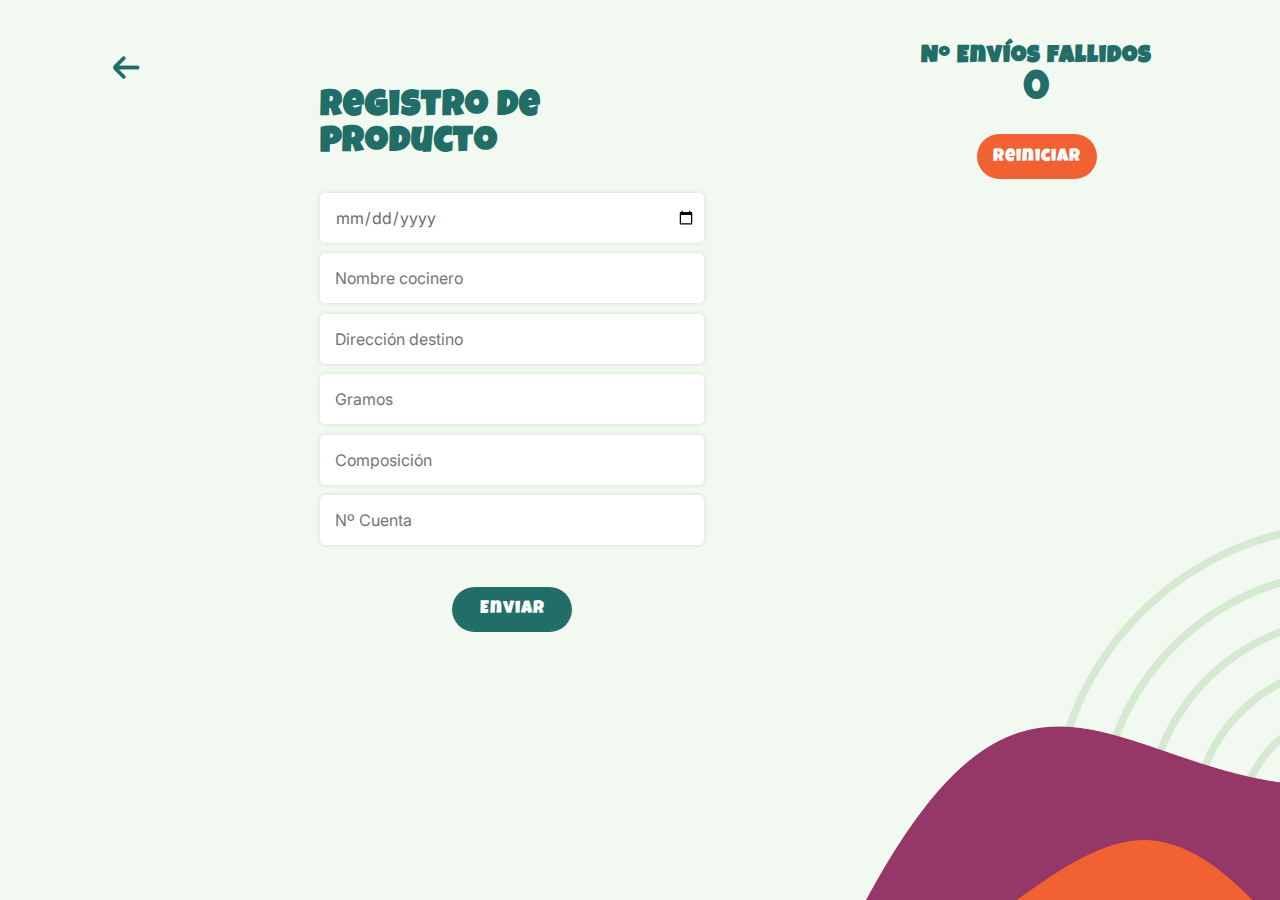
<file: distribucion/index.html>
<!DOCTYPE html>
<html lang="es">
<head>
    <meta charset="UTF-8">
    <meta name="viewport" content="width=device-width, initial-scale=1.0">
    <link rel="stylesheet" href="css/style.css">
    <title>Distribución</title>
</head>
<body>
    <div id="contenedor">
        <div id="volver">
            <a href="../Inicio/index.html"><img src="img/volver.png"></a>
        </div>

        <div class="cont-form">
            <h1>registro de producto</h1>

            <form id="producto">
                <input class="input" type="date" id="fecha">
                <input class="input" type="text" id="cocinero" placeholder="Nombre cocinero">
                <input class="input" type="text" id="direccion" placeholder="Dirección destino">
                <input class="input" type="number" id="gramos" placeholder="Gramos">
                <input class="input" type="text" id="composicion" placeholder="Composición">
                <input class="input" type="text" id="cuenta" placeholder="Nº Cuenta">
                <button id="enviar">Enviar</button>
            </form>
        </div>


        <div id="fallos">
            <h1>Nº Envíos fallidos</h1>
            <p id="contador"></p>
            <button id="reiniciar">Reiniciar</button>
        </div>
    </div>

    <script src="js/script.js"></script>
</body>
</html>
</file>
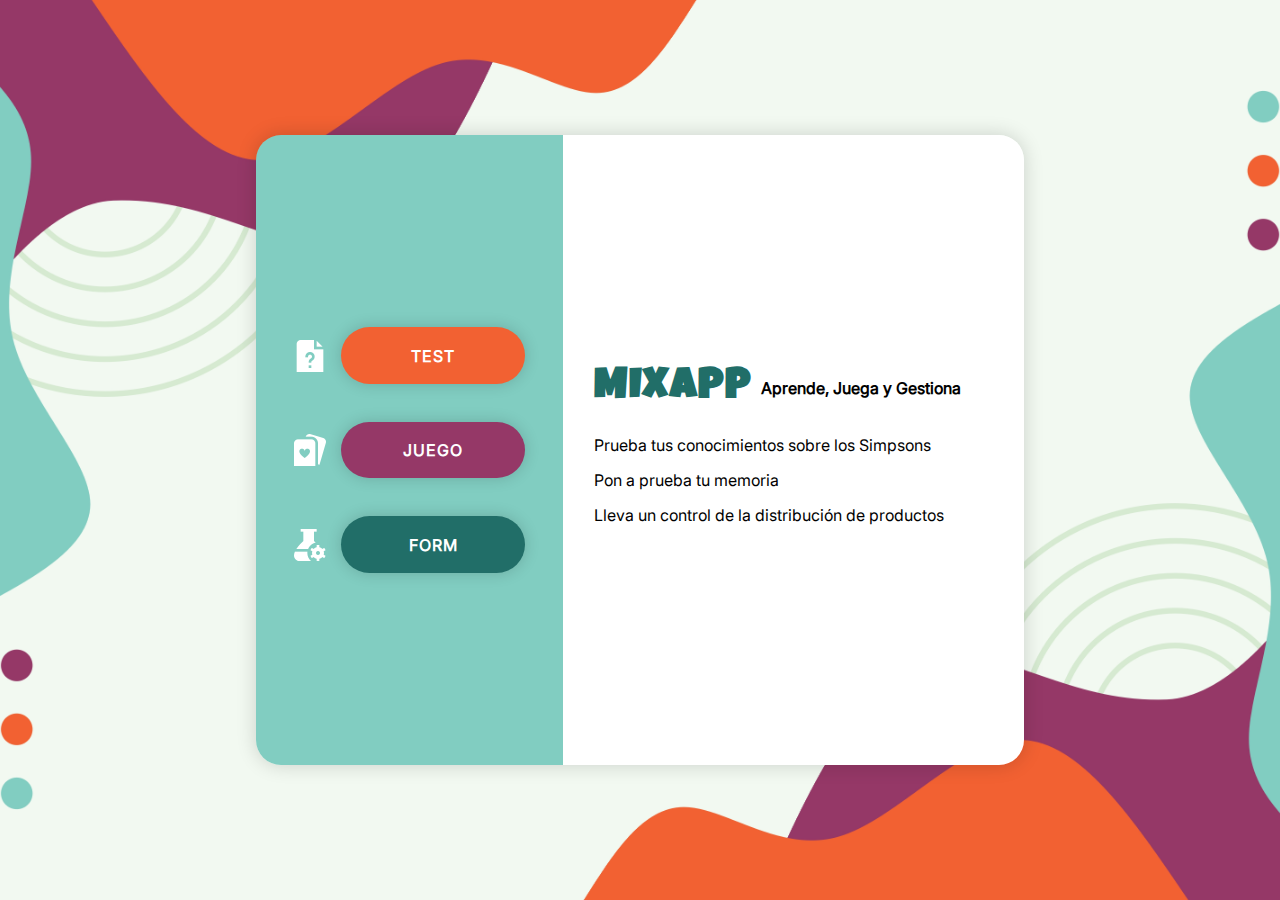
<file: Inicio/index.html>
<!DOCTYPE html>
<html lang="es">
<head>
    <meta charset="UTF-8">
    <meta name="viewport" content="width=device-width, initial-scale=1.0">
    <link rel="stylesheet" href="css/style.css">
    <title>Inicio</title>
</head>
<body>
    <div id="contenedor">
        <div id="contenedor-barra-lateral">
            <div id="barra-lateral">
                <div class="interactivo" id="uno">
                    <img src="img/test.png">
                    <a href="../Test-Simpsons/index.html">TEST</a>
                </div>
    
                <div class="interactivo" id="dos">
                    <img src="img/parejas.png">
                    <a href="../Juego-Parejas/index.html">JUEGO</a>
                </div>
    
                <div class="interactivo" id="tres">
                    <img src="img/quimica.png">
                    <a href="../distribucion/index.html">FORM</a>

                </div>
            </div>
        </div>

        <div id="contenedor-titulos">
            <div id="titulo">
                <h1>MIXAPP</h1>
                <h4>Aprende, Juega y Gestiona</h4>
            </div>
            <p>
                Prueba tus conocimientos sobre los Simpsons<br>
                Pon a prueba tu memoria<br>
                Lleva un control de la distribución de productos
            </p>
        </div>
    </div>
</body>
</html>
</file>
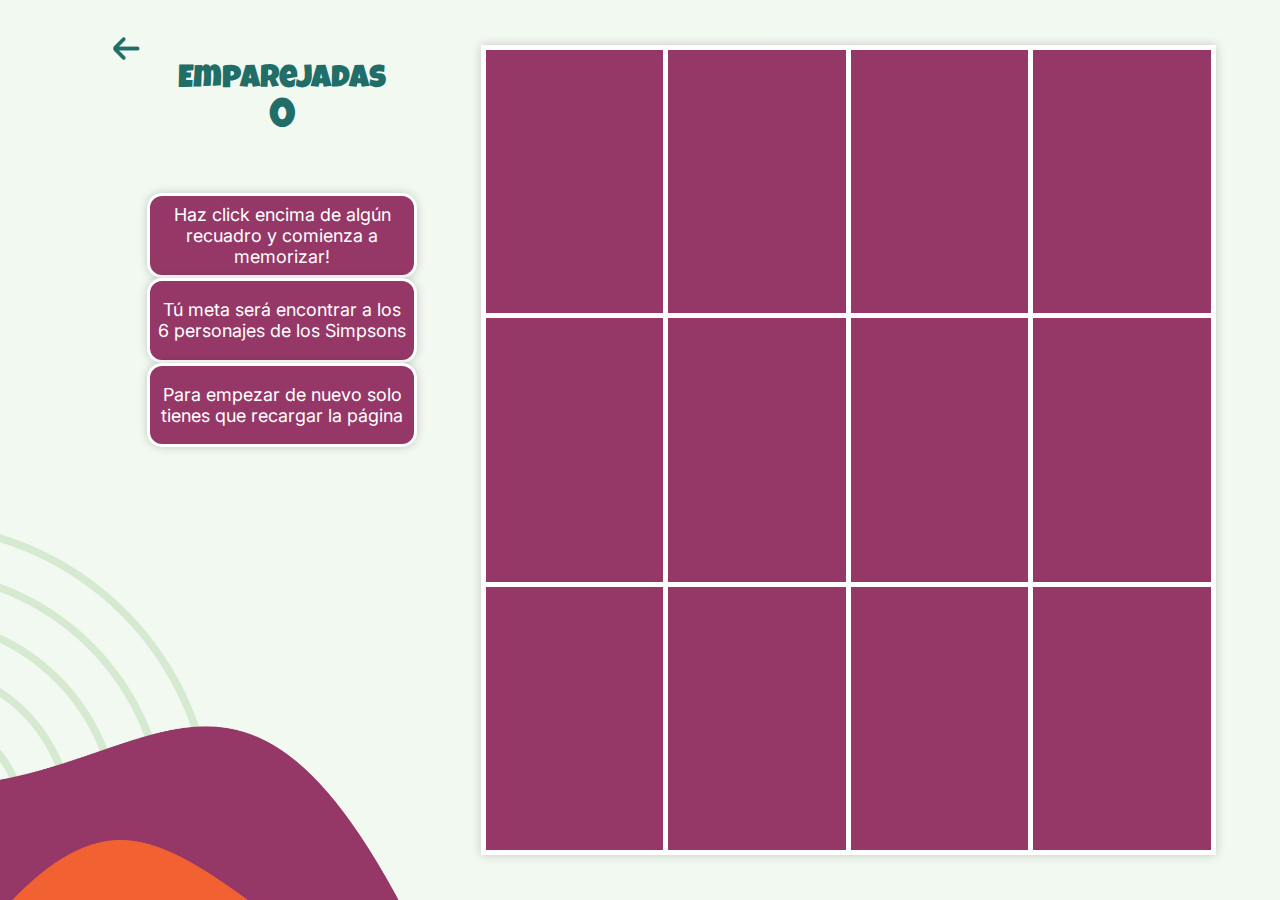
<file: Juego-Parejas/index.html>
<!DOCTYPE html>
<html lang="es">
<head>
    <meta charset="UTF-8">
    <meta name="viewport" content="width=device-width, initial-scale=1.0">
    <link rel="stylesheet" href="css/style.css">
    <title>Inicio</title>
</head>
<body>

    <div id="volver">
        <a href="../Inicio/index.html"><img src="img/volver.png"></a>
    </div>


    <div class="cont-tabla">
        <table>
            <tr>
                <td class="oculta"></td>
                <td class="oculta"></td>
                <td class="oculta"></td>
                <td class="oculta"></td>
            </tr>
            <tr>
                <td class="oculta"></td>
                <td class="oculta"></td>
                <td class="oculta"></td>
                <td class="oculta"></td>
            </tr>
            <tr>
                <td class="oculta"></td>
                <td class="oculta"></td>
                <td class="oculta"></td>
                <td class="oculta"></td>
            </tr>
        </table>
    </div>

    <div class="cont-text">
        <span>Emparejadas</span>
        <span id="resultados">0</span>
        <div class="cont-notas">
            <div class="notas">
                <p>Haz click encima de algún recuadro y comienza a memorizar!</p>
            </div>
            <div class="notas">
                <p>Tú meta será encontrar a los 6 personajes de los Simpsons</p>
            </div>
            <div class="notas">
                <p>Para empezar de nuevo solo tienes que recargar la página</p>
            </div>
        </div>
    <div>
    <script src="js/script.js"></script>
</body>
</html>
</file>
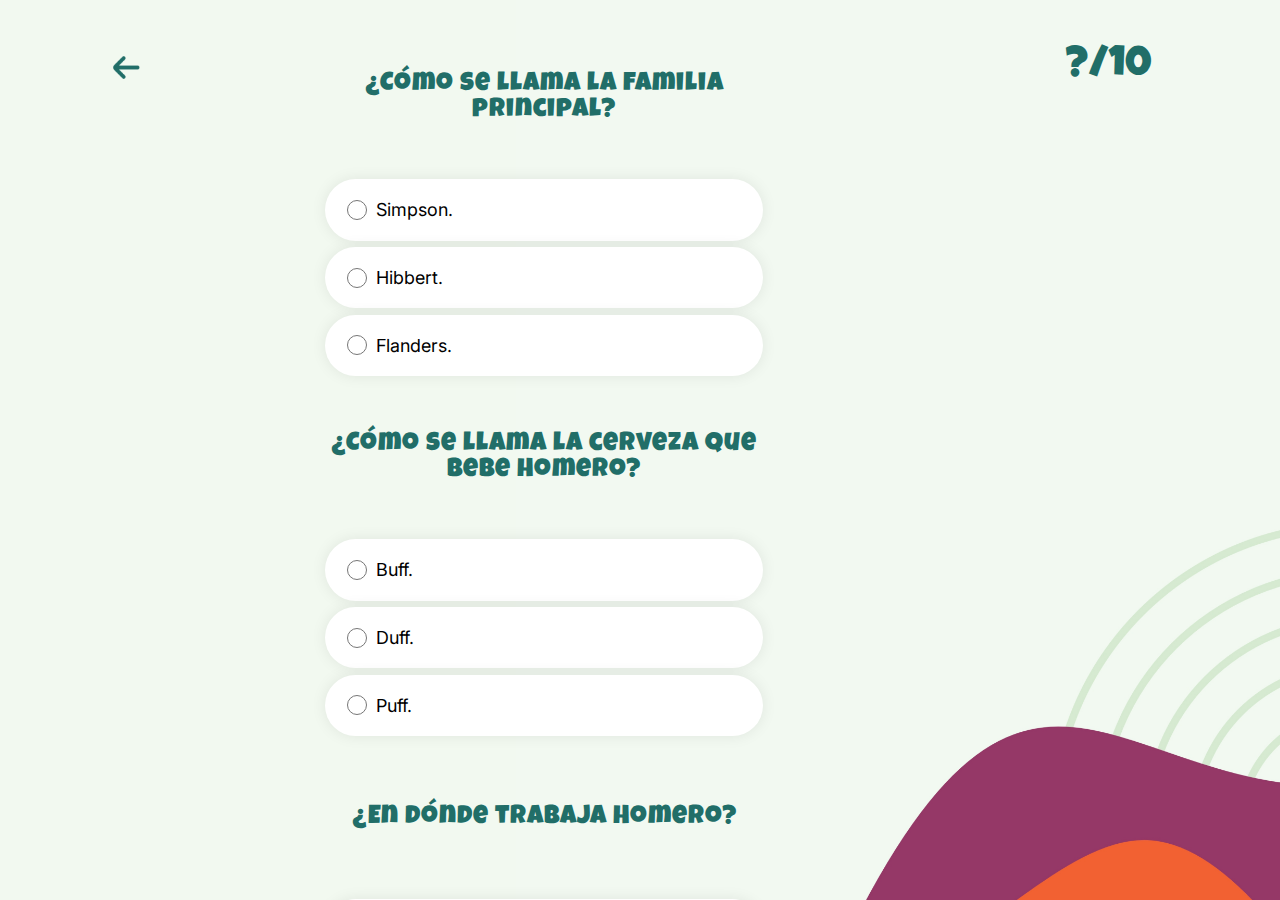
<file: Test-Simpsons/index.html>
<!DOCTYPE html>
<html lang="es">
<head>
    <meta charset="UTF-8">
    <meta name="viewport" content="width=device-width, initial-scale=1.0">
    <link rel="stylesheet" href="css/style.css">
    <title>Inicio</title>
</head>
<body>
    <div id="volver">
        <a href="../Inicio/index.html"><img src="img/volver.png"></a>
    </div>
    
    <section class="cont-test">
        <form id="preguntas">
            <div class="cont-pregunta" id="cont-pregunta-x">
                <p id="pregunta-x">Pregunta sobre la serie de televisión</p>
                <div class="cont-res" id="cont-res-x">
                    <div class="cont-input"><input type="radio" name="opcion-x" id="radio-x-0"><span id="res-x-0">Respuesta uno</span></div>
                    <div class="cont-input"><input type="radio" name="opcion-x" id="radio-x-1"><span id="res-x-1">Respuesta dos</span></div>
                    <div class="cont-input"><input type="radio" name="opcion-x" id="radio-x-2"><span id="res-x-2">Respuesta tres</span></div>
                </div>
            </div>
            <!-- <button id="enviar">Enviar</button> -->
        </form>

        <div class="contenedor-detalles" id="detalles">
            <p id="num-correctas">?/10</p>
        </div>
    </section>
    
    <script src="js/script.js" ></script>
</body>
</html>
</file>
<file: distribucion/css/style.css>
@font-face {
    font-family: "LuckiestGuy";
    src: url("../fuentes/Luckiest_Guy/LuckiestGuy-Regular.ttf");
}

@font-face {
    font-family: "Inter";
    src: url("../fuentes/Inter/static/Inter_18pt-Regular.ttf");
}

* {
    padding: 0;
    margin: 0;
    box-sizing: border-box;
}

body {
    width: 100%;
    height: 100vh;
    background: center/cover no-repeat url("../img/fondo.png");
    display: flex;
    align-items: center;
}

#volver {
    width: 10%;
    position: absolute;
    top: 5%;
    left: 8%;
}

#volver img{
    width: 45px;
    height: 45px;
}


#contenedor {
    width: 30%;
    margin-left: 25%;
    height: 80%;
}

/*====================== FORMULARIO ====================*/

.cont-form {
    width: 100%;
    height: 90%;
    display: flex;
    flex-direction: column;
    align-items: center;
}

.cont-form h1{
    font-size: 36px;
    font-family: "LuckiestGuy";
    letter-spacing: 1px;
    color: #216E68;
}

.cont-form form {
    display: flex;
    flex-direction: column;
    gap: 2%;
    width: 100%;
    height: 100%;
    margin-top: 8%;
}

.input {
    border: none;
    border-radius: 5px;
    box-shadow: 0 0 5px rgba(0, 0, 0, 0.116);
    background-color: white;
    height: 50px;
    padding: 2%;
    padding-left: 4%;
    font-size: 16px;
    font-family: "inter";
    color: rgb(107, 107, 107);
}

#etiqueta{
    font-family: "inter";
    line-height: 35px;
    font-size: 18px;
}

#producto, #num-producto {
    font-family: "LuckiestGuy";
    font-size: 38px;
    letter-spacing: 1px;
    color: #216E68;
    margin-bottom: 5%;
}

#etiqueta span {
    font-weight: 800;
}


/*====================== CONTADOR FALLOS EN LOS ENVÍOS ====================*/

#fallos {
    color: #216E68;
    font-family: "LuckiestGuy";
    font-size: 42px;
    text-align: center;
    position: absolute;
    top: 5%;
    right: 10%;
    display: flex;
    flex-direction: column;
    align-items: center;
    justify-content: center;
    gap: 3%;
}

#fallos h1 {
    font-size: 24px;
    letter-spacing: 1px;
}


/*====================== BOTONES ====================*/

#fallos button, #volverForm, #enviar{
    color: white;
    border: none;
    font-family: "LuckiestGuy";
    letter-spacing: 1px;
    width: 120px;
    height: 45px;
    border-radius: 50px;
    font-size: 18px;
    cursor: pointer;
    transition: 0.3s ease;
}

#fallos button, #volverForm  {
    margin-top: 10%;
    background-color: #F26132;
}

#fallos button:hover, #enviar:hover, #volverForm:hover{
    background-color: #953867;
}

#enviar {
    background-color: #216E68;
    align-self: center;
    margin-top: 8%;
}

#volverForm {
    width: 200px;
    height: 40px;
}

/* =================== MÓVILES EN VERTICAL ========================*/
@media screen and (max-width: 430px) {

    #volver {
        margin-left: 0;
    }

    #contenedor {
        margin: 0;
        width: 100%;
        padding-left: 5%;
        padding-right: 5%;
    }

    #producto {
        margin-bottom: 0;
    }

    .input {
        margin: .5%;
    }

    .cont-form h1 {
        margin-top: 35%;
        font-size: 22px;
    }

    #fallos h1{
        font-size: 18px;
    }

    #fallos p{
        font-size: 38px;
    }

    #fallos button,#producto button, #volverForm {
        width: 100px;
        height: 40px;
        font-size: 14px;
    }

    #volverForm {
        width: 150px;
    }

    #num-producto{
        font-size: 28px;
    }

    #informacion {
        font-size: 16px;
    }
}


/* =================== MÓVILES EN HORIZONTAL ========================*/
@media screen and (max-height: 430px) {

    #contenedor {
        width: 40%;
        height: 90%;
        margin-left: 20%;
        margin-top: 5%;
    }

    .cont-form h1 {
        display: none;
    }

    #producto {
        margin: 0;
    }

    #fallos h1{
        font-size: 18px;
    }

    #fallos p{
        font-size: 38px;
    }

    #fallos button,#producto button, #volverForm {
        width: 100px;
        height: 40px;
        font-size: 14px;
    }

    #producto button {
        margin-top: 0;
    }

    #etiqueta {
        width: 500px;
    }

    #volverForm {
        width: 150px;
        margin-top: 1%;
    }

    #num-producto{
        font-size: 28px;
        margin-bottom: 1%;
    }

    #informacion {
        font-size: 16px;
    }

}
</file>
<file: Inicio/css/style.css>
@font-face {
    font-family: "LuckiestGuy";
    src: url("../fuentes/Luckiest_Guy/LuckiestGuy-Regular.ttf");
}

@font-face {
    font-family: "Inter";
    src: url("../fuentes/Inter/static/Inter_18pt-Regular.ttf");
}

* {
    margin: 0;
    padding: 0;
    box-sizing: border-box;
}

body {
    width: 100%;
    height: 100vh;
    background: center/cover no-repeat url("../img/fondo.jpg");
    display: flex;
    justify-content: center;
    align-items: center;
    font-family: "Inter";
}

#contenedor {
    width: 60%;
    height: 70%;
    display: flex;
    border-radius: 25px;
    box-shadow: 0 0 20px #0000002a;
}

/* =================== BARRA LATERAL ========================*/
#contenedor-barra-lateral {
    width: 40%;
    height: 100%;
    background-color: #81CDC1;
    border-top-left-radius: 25px;
    border-bottom-left-radius: 25px;
}

#barra-lateral {
    width: 100%;
    height: 100%;
    display: flex;
    flex-direction: column;
    align-items: center;
    justify-content: center;
    gap: 5%;
}

#barra-lateral img {
    width: 32px;
    height: 32px;
}

.interactivo {
    width: 100%;
    height: 10%;
    display: flex;
    justify-content: center;
    align-items: center;
    gap: 5%;
}

.interactivo a {
    width: 60%;
    height: 90%;
    border: none;
    border-radius: 50px;
    box-shadow: 0 0 15px #0000002b;
    color: white;
    font-family: "Inter";
    font-weight: 800;
    letter-spacing: 1px;
    display: flex;
    justify-content: center;
    align-items: center;
    text-decoration: none;
}

.interactivo a:hover {
    cursor: pointer;
}

#uno a{
    background-color: #F26132;
    transition: 0.3s ease;
}

#dos a{
    background-color: #953867;
    transition: 0.3s ease;
}

#tres a{
    background-color: #216E68;
    transition: 0.3s ease;
}

#uno a:hover {
    background-color: white;
    color: #216E68;
}

#dos a:hover {
    background-color: white;
    color: #216E68;
}

#tres a:hover {
    background-color: white;
    color: #216E68;
}


/* =================== CONTENEDOR TITULOS ========================*/
#contenedor-titulos {
    width: 60%;
    height: 100%;
    background-color: white;
    border-top-right-radius: 25px;
    border-bottom-right-radius: 25px;
    display: flex;
    flex-direction: column;
    justify-content: center;
    padding-left: 4%;
    gap: 3%;
}

#titulo {
    display: flex;
    align-items: center;
    gap: 2%;
}

#titulo h1{
    font-family: "LuckiestGuy";
    font-size: 42px;
    letter-spacing: 2px;
    color: #216E68;
}

#contenedor-titulos p {
    line-height: 35px;
}

/* =================== MÓVILES EN VERTICAL ========================*/

@media screen and (max-width: 450px) {
    #contenedor {
        width: 90%;
        height: 90%;
        flex-direction: column;
        border-radius: 12px;
    }
    
    #contenedor-titulos {
        width: 100%;
        border-radius: none;
        border-top-left-radius: 12px;
        border-top-right-radius: 12px;
        gap: 10%;
    }
    
    #titulo {
        flex-direction: column;
    }
    
    #contenedor-titulos p {
        text-align: center; 
        line-height: 25px;
    }
    
    #contenedor-barra-lateral {
        border-radius: 0;
        border-bottom-left-radius: 12px;
        border-bottom-right-radius: 12px;
        width: 100%;
        height: 100%;
        order: 2;
    }
    
    .interactivo {
        height: 15%;
    }
    
    .interactivo img {
        display: none;
    }
    
    .interactivo a {
        width: 80%;
    } 
}
</file>
<file: Juego-Parejas/css/style.css>
@font-face {
    font-family: "LuckiestGuy";
    src: url("../fuentes/Luckiest_Guy/LuckiestGuy-Regular.ttf");
}

@font-face {
    font-family: "Inter";
    src: url("../fuentes/Inter/static/Inter_18pt-Regular.ttf");
}


*{
    padding: 0;
    margin: 0;
    box-sizing: border-box;
}

body {
    width: 100%;
    height: 100vh;
    display: flex;
    justify-content: space-between;
    background: center/cover url("../img/fondo.png");
}

#volver {
    margin-top: 2%;
    margin-left: 8%;
}

#volver img{
    width: 45px;
    height: 45px;
}

.cont-tabla {
    display: flex;
    align-items: center;
    width: 60%;
    margin-right: 5%;
    order: 2;

}

table {
    width: 100%;
    height: 90vh;
    border-collapse: collapse;
    box-shadow: 0 0 10px rgba(0, 0, 0, 0.193);
}

td {
    border: 5px solid white;
}

.cont-text {
    width: 22%;
    margin-right: 5%;
    display: flex;
    flex-direction: column;
    padding-top: 5%;
}

.notas {
    font-family: "Inter";
    color: white;
    background-color: #953867;
    border: 3px solid white;
    box-shadow: 0 0 10px rgba(0, 0, 0, 0.193);
    height: 12%;
    border-radius: 15px;
    text-align: center;
    padding: 2%;
    display: flex;
    align-items: center;
    font-size: 18px;
}

.cont-text span {
    color: #216E68;
    font-size: 32px;
    align-self: center;
    font-family: "LuckiestGuy";
}

#resultados {
    font-size: 42px;
    margin-bottom: 20%;
}

.cont-notas {
    height: 100%;
}

/*================ UTILIDADES =================*/

.oculta {
    background:#953867;
    cursor: pointer;
}

.revelada {
    background-image: url('../img/lisa.png');
    background-repeat: no-repeat;
    background-size: 70%;
    background-position: center;
    background-color: white;
    cursor: pointer;
}

.emparejada {
    background: #83CCC1;
}

/* =================== MÓVILES EN VERTICAL ========================*/
@media screen and (max-width: 430px) {

    body {
        flex-direction: column;
    }

    .cont-tabla {
        width: 100%;
        height: 500px;
        display: flex;
        justify-content: center;
    }

    .cont-tabla table{
        width: 95%;
        height: 450px;
        margin-bottom: 5%;
    }

    .cont-text {
        width: 100%;
    }

    #resultados {
        margin: 0;
    }

    .cont-notas {
        display: flex;
        flex-direction: column;
        align-items: center;
        width: 100%;
        margin-top: 5%;
    }

    .notas{
        width: 90%;
        height: 30%;
        padding: 4%;
        font-size: 16px;
    }

    .revelada {
        background-size: 100%;
    }
}


/* =================== MÓVILES EN HORIZONTAL ========================*/
@media screen and (max-height: 430px) {
    
    #volver {
        margin-left: 2%;
    }
    
    .cont-tabla {
        margin: 2%;
    }

    .cont-text {
        margin: 0;
        width: 35%;
        display: flex;
    }

    .cont-text span {
        font-size: 24px;
    }

    #resultados {
        margin-bottom: 4%;
    }
    
    .cont-notas {
        width: 100%;
    }

    .notas {
        font-size: 14px;
        padding: 7%;
        height: 70px;
    }
}
</file>
<file: Test-Simpsons/css/style.css>
@font-face {
    font-family: "LuckiestGuy";
    src: url("../fuentes/Luckiest_Guy/LuckiestGuy-Regular.ttf");
}

@font-face {
    font-family: "Inter";
    src: url("../fuentes/Inter/static/Inter_18pt-Regular.ttf");
}

* {
    margin: 0;
    padding: 0;
    box-sizing: border-box;
}

body {
    width: 100%;
    height: 100vh;
    background: center/cover url("../img/fondo.png") no-repeat;
    font-family: "Inter";
}

#volver {
    width: 10%;
    position: absolute;
    top: 5%;
    left: 8%;
}

#volver img{
    width: 45px;
    height: 45px;
}

.cont-test {
    width: 45%;
    height: 100vh;
    overflow-y: scroll;
    padding: 5%;
    padding-top: 2%;
    margin-left: 20%;
}

#preguntas {
    width: 100%;
    height: 100vh;
}

#preguntas button {
    background-color: #953867;
    color: white;
    border: none;
    font-family: "LuckiestGuy";
    letter-spacing: 1px;
    width: 120px;
    height: 45px;
    border-radius: 50px;
    font-size: 20px;
    margin: 6%;
    margin-left: 0;
    cursor: pointer;
    transition: 0.3s ease;
}

#preguntas button:hover{
    background-color: #83CCC1;
}

.cont-pregunta {
    width: 100%;
    height: 40%;
}

.cont-pregunta p {
    font-size: 26px;
    font-family: "LuckiestGuy";
    color: #216E68;
    letter-spacing: 1px;
    height: 40%;
    text-align: center;
    display: flex;
    align-items: center;
    justify-content: center;
}

.cont-res {
    width: 100%;
    height: 60%;
    display: flex;
    flex-direction: column;
    justify-content: center;
    gap: 3%;
    padding: 1.2%;
}

.cont-input {
    height: calc(90%/3);
    background-color: white;
    border-radius: 50px;
    border: none;
    box-shadow: 0 0 15px rgba(0, 0, 0, 0.08);
    display: flex;
    align-items: center;
    gap: 2%;
    padding-left: 5%;
    font-size: 18px;
}

.cont-input input[type="radio"] {
    cursor: pointer;
    accent-color: #F26132;
    width: 20px;
    height: 20px;
}

.contenedor-detalles {
    color: #216E68;
    font-family: "LuckiestGuy";
    font-size: 42px;
    position: absolute;
    top: 5%;
    right: 10%;
}

/* ============= UTILIDADES ============== */
.correcta {
    background-color: #CFEFEA;
    border-radius: 20px;
    border-left: 7px solid #83CCC1;
}

.incorrecta {
    background-color: #FFDEDE;
    border-radius: 20px;
    border-left: 7px solid #F26132;
}

.no-marcada {
    color: #F16132 !important; 
}

.cont-test::-webkit-scrollbar {
    width: 4px;               
}

.cont-test::-webkit-scrollbar-thumb {
    background-color: #216E68;   
    border-radius: 50px;
}
</file>
